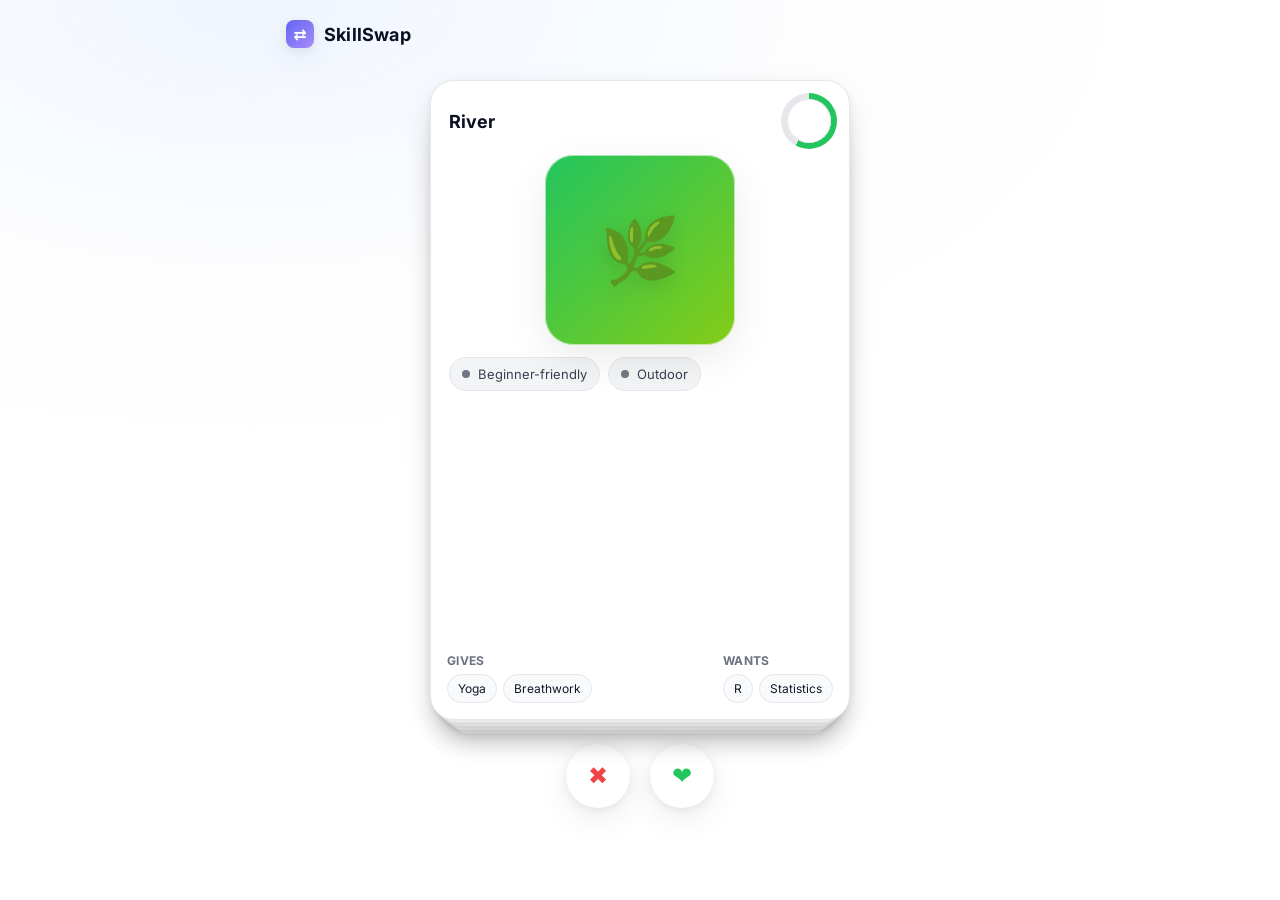
<file: index.html>
<!doctype html>
<html lang="en">
  <head>
    <meta charset="utf-8" />
    <meta name="viewport" content="width=device-width, initial-scale=1" />
    <title>SkillSwap – Swipe Prototype</title>
    <link rel="preconnect" href="https://fonts.googleapis.com">
    <link rel="preconnect" href="https://fonts.gstatic.com" crossorigin>
    <link href="https://fonts.googleapis.com/css2?family=Inter:wght@400;500;600;700&display=swap" rel="stylesheet">
    <link rel="stylesheet" href="./styles.css" />
  </head>
  <body>
    <div id="app">
      <header class="app-header">
        <div class="brand">
          <span class="logo">⇄</span>
          <span class="title">SkillSwap</span>
        </div>
      </header>

      <main class="stage">
        <div id="deck" class="deck" aria-live="polite"></div>
        <div id="empty-state" class="empty hidden">
          <div class="empty-card">
            <div class="empty-title">You're all caught up</div>
            <div class="empty-subtitle">Check back later for more matches.</div>
          </div>
        </div>
      </main>

      <footer class="controls">
        <button id="passBtn" class="btn btn-pass" aria-label="Pass">✖</button>
        <button id="likeBtn" class="btn btn-like" aria-label="Like">❤</button>
      </footer>
    </div>

    <script src="./app.js"></script>
  </body>
</html>
</file>
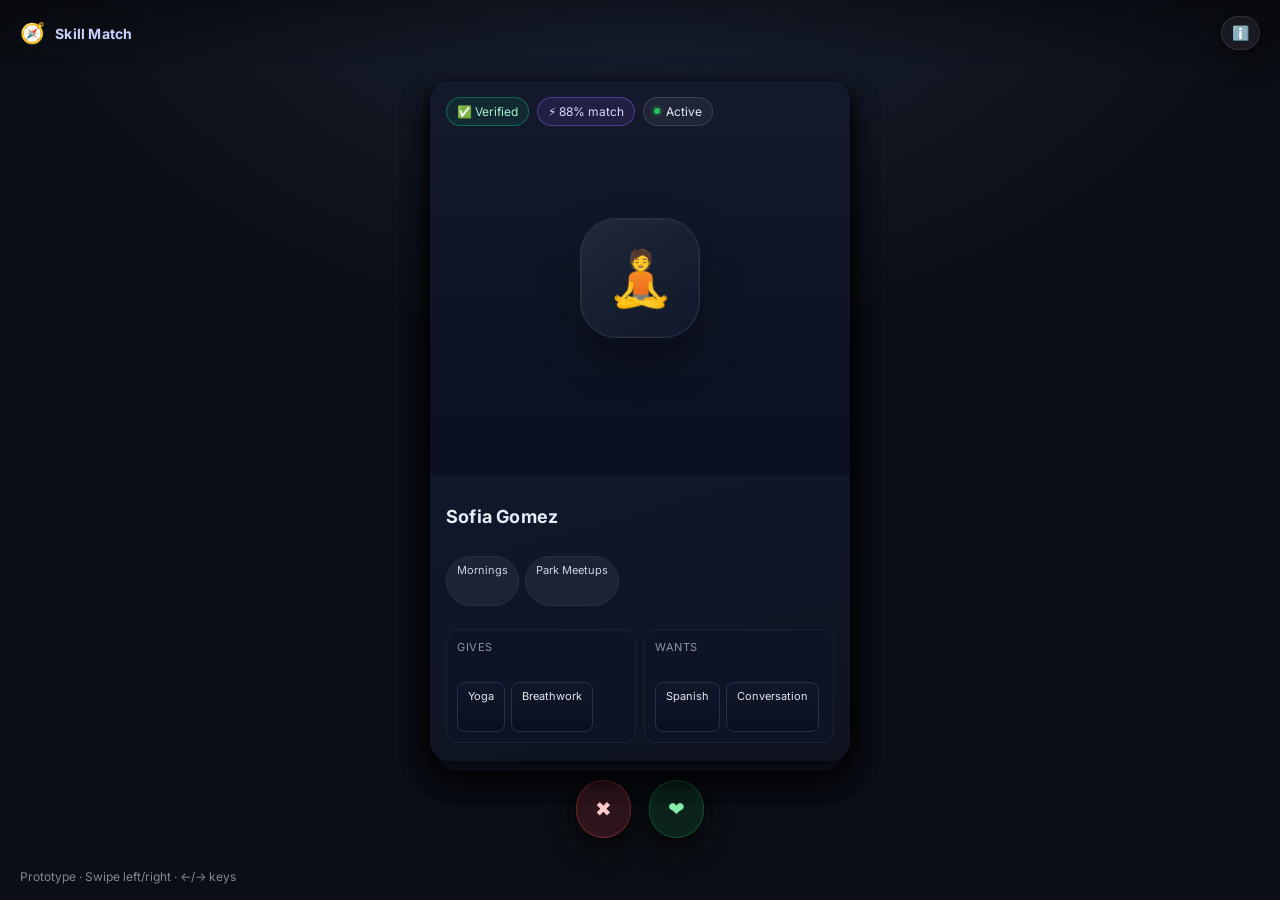
<file: skill-swipe-prototype/index.html>
<!doctype html>
<html lang="en">
  <head>
    <meta charset="utf-8" />
    <meta name="viewport" content="width=device-width, initial-scale=1" />
    <title>Skill Share - Swipe Prototype</title>
    <link rel="preconnect" href="https://fonts.googleapis.com">
    <link rel="preconnect" href="https://fonts.gstatic.com" crossorigin>
    <link href="https://fonts.googleapis.com/css2?family=Inter:wght@400;500;600;700&display=swap" rel="stylesheet">
    <link rel="stylesheet" href="styles.css" />
  </head>
  <body>
    <div class="app">
      <header class="app-header">
        <div class="brand">
          <span class="brand-icon">🧭</span>
          <span class="brand-name">Skill Match</span>
        </div>
        <div class="header-actions">
          <button class="action-btn small ghost" id="infoBtn" title="About">ℹ️</button>
        </div>
      </header>

      <main class="main">
        <div class="deck" id="deck">
          <!-- Cards injected here by JS -->
        </div>

        <div class="controls">
          <button class="action-btn dislike" id="btnLeft" aria-label="Swipe left">✖</button>
          <button class="action-btn like" id="btnRight" aria-label="Swipe right">❤</button>
        </div>
      </main>

      <footer class="app-footer">
        <span>Prototype · Swipe left/right · ←/→ keys</span>
      </footer>
    </div>

    <dialog id="aboutDialog">
      <h3>Skill Match Prototype</h3>
      <p>Demo of a swipeable card for skill sharing discovery. No backend required.</p>
      <button class="action-btn small" id="closeAbout">Close</button>
    </dialog>

    <script src="app.js"></script>
  </body>
</html>
</file>
<file: styles.css>
:root{
  --bg: radial-gradient(1200px 600px at 20% 0%, #f0f5ff, #fefefe 50%, #ffffff 80%);
  --text: #0b1020;
  --muted: #6b7280;
  --card: #ffffff;
  --border: #e5e7eb;
  --shadow: 0 10px 30px rgba(0,0,0,.08), 0 2px 8px rgba(0,0,0,.06);
  --brand: #6366f1; /* indigo-500 */
  --success: #22c55e; /* green-500 */
  --danger: #ef4444; /* red-500 */
  --chip: #f3f4f6; /* gray-100 */
}

*{ box-sizing: border-box; }
html,body{ height:100%; }
body{
  margin:0;
  font-family: Inter, system-ui, -apple-system, Segoe UI, Roboto, "Helvetica Neue", Arial, "Noto Sans", "Apple Color Emoji", "Segoe UI Emoji";
  color:var(--text);
  background:var(--bg);
  -webkit-font-smoothing: antialiased;
  -moz-osx-font-smoothing: grayscale;
}

#app{ min-height:100%; display:flex; flex-direction:column; align-items:center; }

.app-header{ width:100%; max-width:740px; padding:20px 16px 8px; }
.brand{ display:flex; align-items:center; gap:10px; font-weight:700; letter-spacing:.2px; }
.brand .logo{ width:28px; height:28px; display:inline-grid; place-items:center; border-radius:8px; background:linear-gradient(135deg, var(--brand), #a78bfa); color:#fff; box-shadow: var(--shadow); }
.brand .title{ font-size:18px; }

.stage{ width:100%; max-width:740px; display:flex; justify-content:center; padding:24px 16px 12px; }

.deck{ position:relative; width:min(92vw, 420px); height:min(92vh, 640px); max-height:78vh; }
.empty.hidden{ display:none; }

.empty .empty-card{ height:100%; border-radius:24px; background:var(--card); border:1px solid var(--border); display:flex; flex-direction:column; align-items:center; justify-content:center; gap:8px; color:var(--muted); box-shadow: var(--shadow); }
.empty .empty-title{ font-weight:700; color:var(--text); }

.controls{ width:100%; max-width:740px; display:flex; justify-content:center; gap:20px; padding:12px 16px 28px; }
.btn{ width:64px; height:64px; border-radius:999px; border:none; display:grid; place-items:center; font-size:24px; cursor:pointer; box-shadow: var(--shadow); transition: transform .15s ease, filter .15s ease; background:#fff; }
.btn:hover{ transform: translateY(-2px); filter: saturate(1.1); }
.btn:active{ transform: translateY(0); }
.btn-pass{ color:var(--danger); }
.btn-like{ color:var(--success); }

/* Cards */
.card{
  position:absolute; inset:0; margin:auto; width:100%; height:100%; border-radius:24px; background:var(--card); border:1px solid var(--border); box-shadow: var(--shadow);
  touch-action: none; user-select: none; will-change: transform;
}
.card .inner{ position:relative; width:100%; height:100%; padding:18px 18px 72px; display:flex; flex-direction:column; gap:12px; }

/* Stack depth */
.card[data-index]{
  --offset: calc(var(--i, 0) * 10px);
  transform: translateY(var(--offset)) scale(calc(1 - var(--i, 0) * 0.02));
}

/* Top bar */
.topbar{ display:flex; align-items:center; justify-content:space-between; gap:10px; }
.namewrap{ display:flex; align-items:center; gap:10px; }
.name{ font-weight:700; font-size:18px; }
.badge-verified{ display:inline-flex; align-items:center; gap:6px; padding:4px 8px; border-radius:999px; background:#eef7ff; color:#1d4ed8; border:1px solid #dbeafe; font-size:12px; font-weight:600; }
.badge-verified svg{ width:14px; height:14px; }

.compat{
  display:flex; align-items:center; gap:8px; color:var(--muted); font-size:13px;
}
.compat-ring{ position:relative; width:44px; height:44px; border-radius:50%; display:grid; place-items:center; font-weight:700; font-size:12px; color:#111827; }
.compat-ring::before{
  content:""; position:absolute; inset:-6px; border-radius:inherit;
  background: conic-gradient(var(--success) calc(var(--compat, 0) * 1%), #e5e7eb 0);
}
.compat-ring::after{
  content:""; position:absolute; inset:0; border-radius:inherit; background:#fff; box-shadow: inset 0 0 0 1px var(--border);
}

/* Avatar */
.avatar-wrap{ display:flex; justify-content:center; }
.avatar{
  --size: 190px; position:relative; width:var(--size); height:var(--size); border-radius:28px; display:grid; place-items:center; background: linear-gradient(135deg, var(--gradA), var(--gradB));
  box-shadow: 0 14px 40px rgba(0,0,0,.08), inset 0 0 0 1px rgba(255,255,255,.6);
}
.avatar .emoji{ font-size:64px; filter: drop-shadow(0 6px 10px rgba(0,0,0,.12)); }

/* Tags */
.tags{ display:flex; flex-wrap:wrap; gap:8px; }
.chip{ display:inline-flex; align-items:center; gap:8px; padding:8px 12px; background:var(--chip); border-radius:999px; font-size:13px; color:#374151; border:1px solid #e5e7eb; }
.chip .dot{ width:8px; height:8px; border-radius:50%; background: currentColor; opacity:.7; }

/* Bottom info */
.bottom{ position:absolute; left:16px; right:16px; bottom:16px; display:flex; align-items:flex-end; justify-content:space-between; gap:12px; }
.section{ max-width:50%; }
.section .label{ font-size:12px; font-weight:700; letter-spacing:.3px; color:#6b7280; text-transform:uppercase; margin-bottom:6px; }
.section .skills{ display:flex; flex-wrap:wrap; gap:6px; }
.section .skill{ padding:6px 10px; border-radius:999px; background:#f8fafc; border:1px solid #e5e7eb; font-size:12px; color:#111827; }

/* Decision overlays */
.decision{ position:absolute; top:18px; padding:8px 14px; border-radius:8px; font-weight:800; font-size:14px; letter-spacing:1px; border:2px solid currentColor; background:rgba(255,255,255,.7); backdrop-filter: blur(4px); opacity:0; transform:scale(.9); transition: opacity .15s ease, transform .15s ease; }
.decision.like{ right:18px; color:var(--success); }
.decision.pass{ left:18px; color:var(--danger); }
.card.dragging .decision{ opacity: .2; }

/* Like/Pass intensity based on drag */
.card[data-like="1"] .decision.like{ opacity:1; transform:scale(1); }
.card[data-pass="1"] .decision.pass{ opacity:1; transform:scale(1); }

/* Responsive */
@media (max-width:480px){
  .avatar{ --size: 170px; }
}
</file>
<file: skill-swipe-prototype/styles.css>
* { box-sizing: border-box; }
:root {
  --bg: #0b0e14;
  --card: #121826;
  --muted: #8b95a7;
  --text: #e6edf7;
  --accent: #8b5cf6; /* purple */
  --like: #16a34a;
  --nope: #ef4444;
  --chip: #1c2333;
  --chip-border: #283044;
  --shadow: 0 10px 30px rgba(0,0,0,0.45), 0 3px 8px rgba(0,0,0,0.35);
}
html, body { height: 100%; }
body {
  margin: 0;
  background: radial-gradient(1200px 800px at 50% -10%, #1b2337 0%, var(--bg) 55%);
  color: var(--text);
  font-family: Inter, system-ui, -apple-system, Segoe UI, Roboto, Helvetica, Arial, "Apple Color Emoji", "Segoe UI Emoji";
}

.app { min-height: 100%; display: grid; grid-template-rows: auto 1fr auto; }
.app-header, .app-footer { display: flex; align-items: center; justify-content: space-between; padding: 16px 20px; }
.app-header { backdrop-filter: blur(6px); background: linear-gradient(to bottom, rgba(0,0,0,0.35), rgba(0,0,0,0)); }
.app-footer { color: var(--muted); font-size: 12px; opacity: 0.9; }

.brand { display: inline-flex; gap: 10px; align-items: center; font-weight: 700; letter-spacing: 0.2px; }
.brand-icon { font-size: 20px; }
.brand-name { font-size: 14px; color: #c7d2fe; }

.main { display: grid; place-items: center; padding: 12px; }
.deck { position: relative; width: min(92vw, 420px); height: min(88vh, 680px); max-height: 680px; }

.card { position: absolute; inset: 0; background: linear-gradient(165deg, #101727, #0f172a 55%, #10121a 120%); border-radius: 20px; box-shadow: var(--shadow); overflow: hidden; touch-action: none; user-select: none; }
.card::before { content: ""; position: absolute; inset: -10px; background: radial-gradient(400px 220px at 110% -10%, rgba(139,92,246,0.25), transparent 55%); pointer-events: none; }

.card-header { position: relative; height: 58%; background: linear-gradient(180deg, #141a2b 0%, #0b1020 100%); display: flex; align-items: center; justify-content: center; }
.avatar { width: 120px; height: 120px; border-radius: 36px; display: grid; place-items: center; font-size: 54px; background: linear-gradient(145deg, #1f2937, #0f172a); border: 1px solid #2a3246; box-shadow: inset 0 0 0 1px rgba(255,255,255,0.03), 0 20px 40px rgba(0,0,0,0.35); }

.badges { position: absolute; top: 16px; left: 16px; display: flex; gap: 8px; }
.badge { display: inline-flex; align-items: center; gap: 6px; padding: 6px 10px; font-size: 12px; border-radius: 999px; background: rgba(255,255,255,0.06); border: 1px solid rgba(255,255,255,0.12); backdrop-filter: blur(6px); }
.badge .dot { width: 6px; height: 6px; border-radius: 999px; background: #22c55e; box-shadow: 0 0 0 3px rgba(34,197,94,0.15); }
.badge.verified { color: #a7f3d0; border-color: rgba(16,185,129,0.45); background: rgba(16,185,129,0.1); }
.badge.compat { color: #ddd6fe; border-color: rgba(139,92,246,0.45); background: rgba(139,92,246,0.12); }

.card-body { padding: 14px 16px 18px; display: grid; gap: 12px; height: 42%; }
.name-line { display: flex; align-items: center; justify-content: space-between; gap: 8px; }
.name { font-weight: 700; font-size: 18px; letter-spacing: 0.2px; }
.tags { display: flex; gap: 6px; flex-wrap: wrap; max-height: 50px; overflow: auto; }
.tag { font-size: 11px; padding: 6px 10px; background: var(--chip); border: 1px solid var(--chip-border); border-radius: 999px; color: #cbd5e1; white-space: nowrap; }

.meta-row { display: grid; grid-template-columns: 1fr 1fr; gap: 8px; }
.meta-block { display: grid; gap: 6px; padding: 10px; background: #0e1424; border: 1px solid #1c2337; border-radius: 12px; min-height: 80px; }
.meta-title { font-size: 11px; color: var(--muted); letter-spacing: 0.6px; text-transform: uppercase; }
.skill-chips { display: flex; flex-wrap: wrap; gap: 6px; }
.skill { font-size: 11px; padding: 6px 10px; border-radius: 8px; border: 1px solid #273047; background: linear-gradient(180deg, #0f172a, #0b1020); color: #e5e7eb; }

.hints { position: absolute; inset: 0; display: grid; place-content: center; pointer-events: none; }
.hint { position: absolute; top: 30%; font-weight: 800; font-size: 20px; letter-spacing: 2px; padding: 10px 14px; border-radius: 10px; opacity: 0; transform: scale(0.95); }
.hint.like { left: 16px; color: #22c55e; border: 3px solid rgba(34,197,94,0.6); background: rgba(34,197,94,0.12); }
.hint.nope { right: 16px; color: #ef4444; border: 3px solid rgba(239,68,68,0.6); background: rgba(239,68,68,0.12); }

.controls { display: flex; gap: 18px; margin-top: 14px; }
.action-btn { cursor: pointer; border: none; border-radius: 999px; padding: 16px 18px; font-size: 20px; box-shadow: var(--shadow); transition: transform 120ms ease, background 120ms ease, opacity 120ms ease; }
.action-btn.small { padding: 8px 10px; font-size: 14px; }
.action-btn.ghost { background: rgba(255,255,255,0.06); color: #cbd5e1; border: 1px solid rgba(255,255,255,0.1); }
.action-btn.like { background: rgba(22,163,74,0.15); color: #86efac; border: 1px solid rgba(22,163,74,0.35); }
.action-btn.dislike { background: rgba(239,68,68,0.15); color: #fecaca; border: 1px solid rgba(239,68,68,0.35); }
.action-btn:active { transform: scale(0.98); }

/* Swipe transforms applied via inline style */
.card.swiping { transition: none !important; }
.card.animate { transition: transform 280ms ease, opacity 280ms ease; }

/* Stack depth visuals */
.card:nth-child(1) { transform: translateY(0) scale(1); opacity: 1; }
.card:nth-child(2) { transform: translateY(10px) scale(0.985); opacity: 0.95; }
.card:nth-child(3) { transform: translateY(20px) scale(0.97); opacity: 0.9; }

/* Dialog */
dialog { background: #0e1424; color: var(--text); border: 1px solid #20283c; border-radius: 12px; padding: 16px; }
dialog::backdrop { background: rgba(0,0,0,0.5); }

@media (max-width: 420px) {
  .deck { height: 76vh; }
}
</file>
